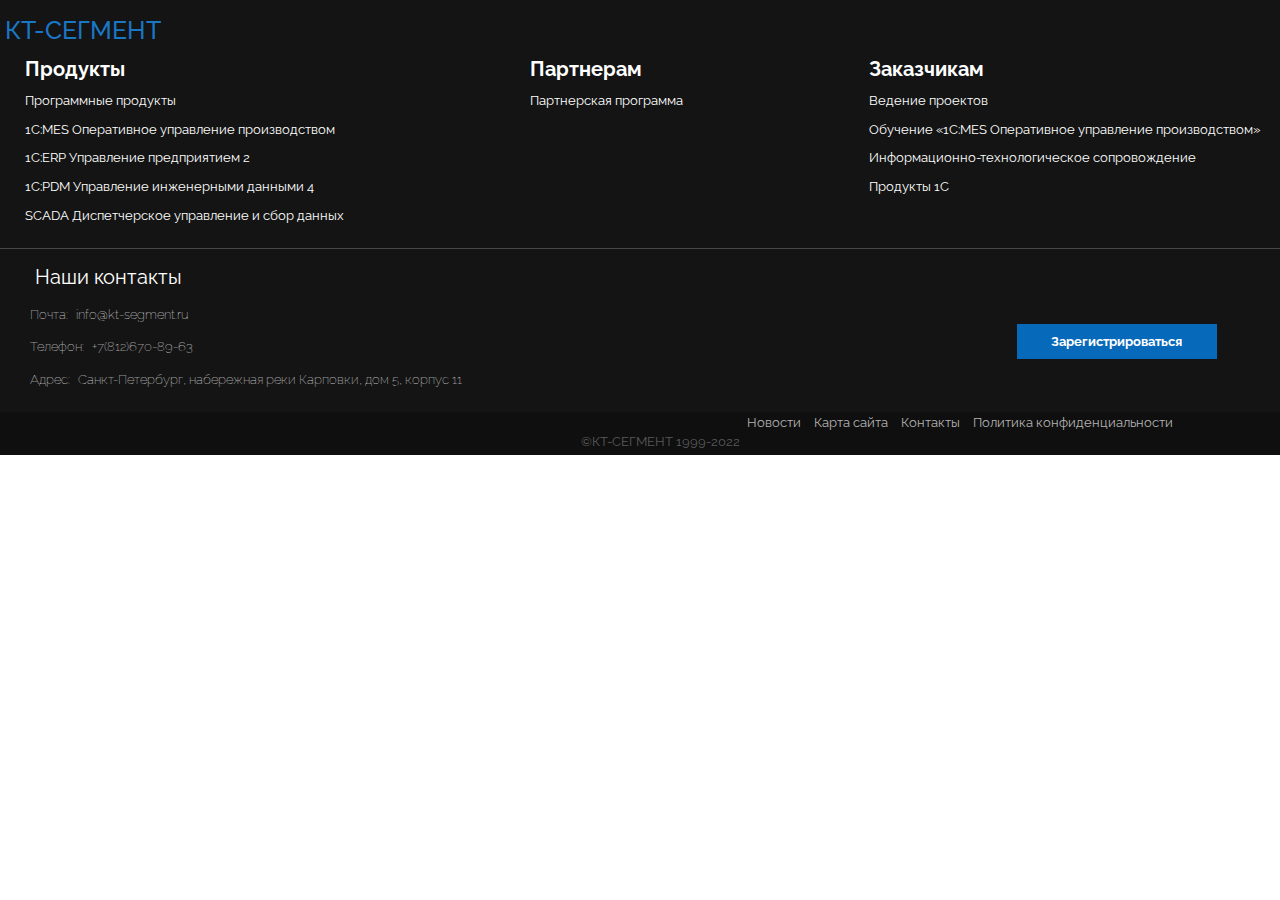
<file: Footer/index.html>
<!DOCTYPE html>
<html lang="ru">
<head>
    <meta charset="UTF-8">
    <meta http-equiv="X-UA-Compatible" content="IE=edge">
    <meta name="viewport" content="width=device-width, initial-scale=1.0">
    <link rel="stylesheet" href="./footer/style.css">
    <title>КТ-СЕГМЕНТ</title>
    
</head>
<body>
    <header>
        
    </header>
    <footer class="footer">
        <div class="container">
         <div class="footer__logo">КТ-СЕГМЕНТ</div> 
            <div class="footer__inner">  
                         
                        <div class="opt_first">
                        <p><b>Продукты</b></p>
                        <p><a href="https://kt-segment.ru/kaskad-2/">Программные продукты</a></p>
                        <p><a href="https://kt-segment.ru/1cmes/">1С:MES Оперативное управление производством</a></p>
                        <p><a href="https://kt-segment.ru/1cerp/">1С:ERP Управление предприятием 2</a></p>
                        <p><a href="https://kt-segment.ru/pdm-plm/">1С:PDM Управление инженерными данными 4 </a></p>
                        <p><a href="https://kt-segment.ru/scada/">SCADA Диспетчерское управление и сбор данных</a></p>
                    </div>
                    <div class="opt_second">
                        <p><b>Партнерам</b></p>
                        <p><a href="https://kt-segment.ru/partners/">Партнерская программа</a></p>
                    </div>
                    <div class="opt_third">
                        <p><b>Заказчикам</b></p>
                        <p><a href="https://kt-segment.ru/clients-2/">Ведение проектов</a></p>
                        <p><a href="https://kt-segment.ru/training-1smes-customer/">Обучение «1С:MES Оперативное управление производством»</a></p>
                        <p><a href="https://kt-segment.ru/itsupport/">Информационно-технологическое сопровождение</a></p>
                        <p><a href="https://kt-segment.ru/1cproducts/">Продукты 1C</a></p>
                    </div>
                     </div>
                    </div>
                    <div class="footer__options">
                    <div class=" text__first"><p><b>Наши контакты</b></p>
                        Почта: <a href="https://e.mail.ru/compose/">info@kt-segment.ru</a>
                        <p>Телефон: <a>+7(812)670-89-63</a></p>
                        <p>Адрес:  <a href="https://clck.ru/rW4zp">Санкт-Петербург, набережная реки Карповки,
                            дом 5, корпус 11</a>
                        </p>
                    </div>
                    <div class="text__second">
                             <form class="subscribe" action="/" method="post">
                            <button class="subscribe__button" type="submit">
                                <a href="https://kt-segment.ru/webinar/"> Зарегистрироваться</a></button>
                        </form>
                    </div>
                    </div>
                        </div> 
                    </div>
                    <div class="footer__copyright">
                <div class="opt_forth">
                        <a href="https://kt-segment.ru/news/">Новости </a>
                        <a1 href="https://kt-segment.ru/map/">Карта сайта </a1>
                        <a2 href="https://kt-segment.ru/contact/">Контакты </a2>
                        <a3 href="https://kt-segment.ru/privacy_policy/">Политика конфиденциальности </a3>
                    </div>
                    <a>&copy;КТ-СЕГМЕНТ 1999-2022</a>
                </div>
                </div>
            </div>
    </footer>
</body>
</html>
</file>
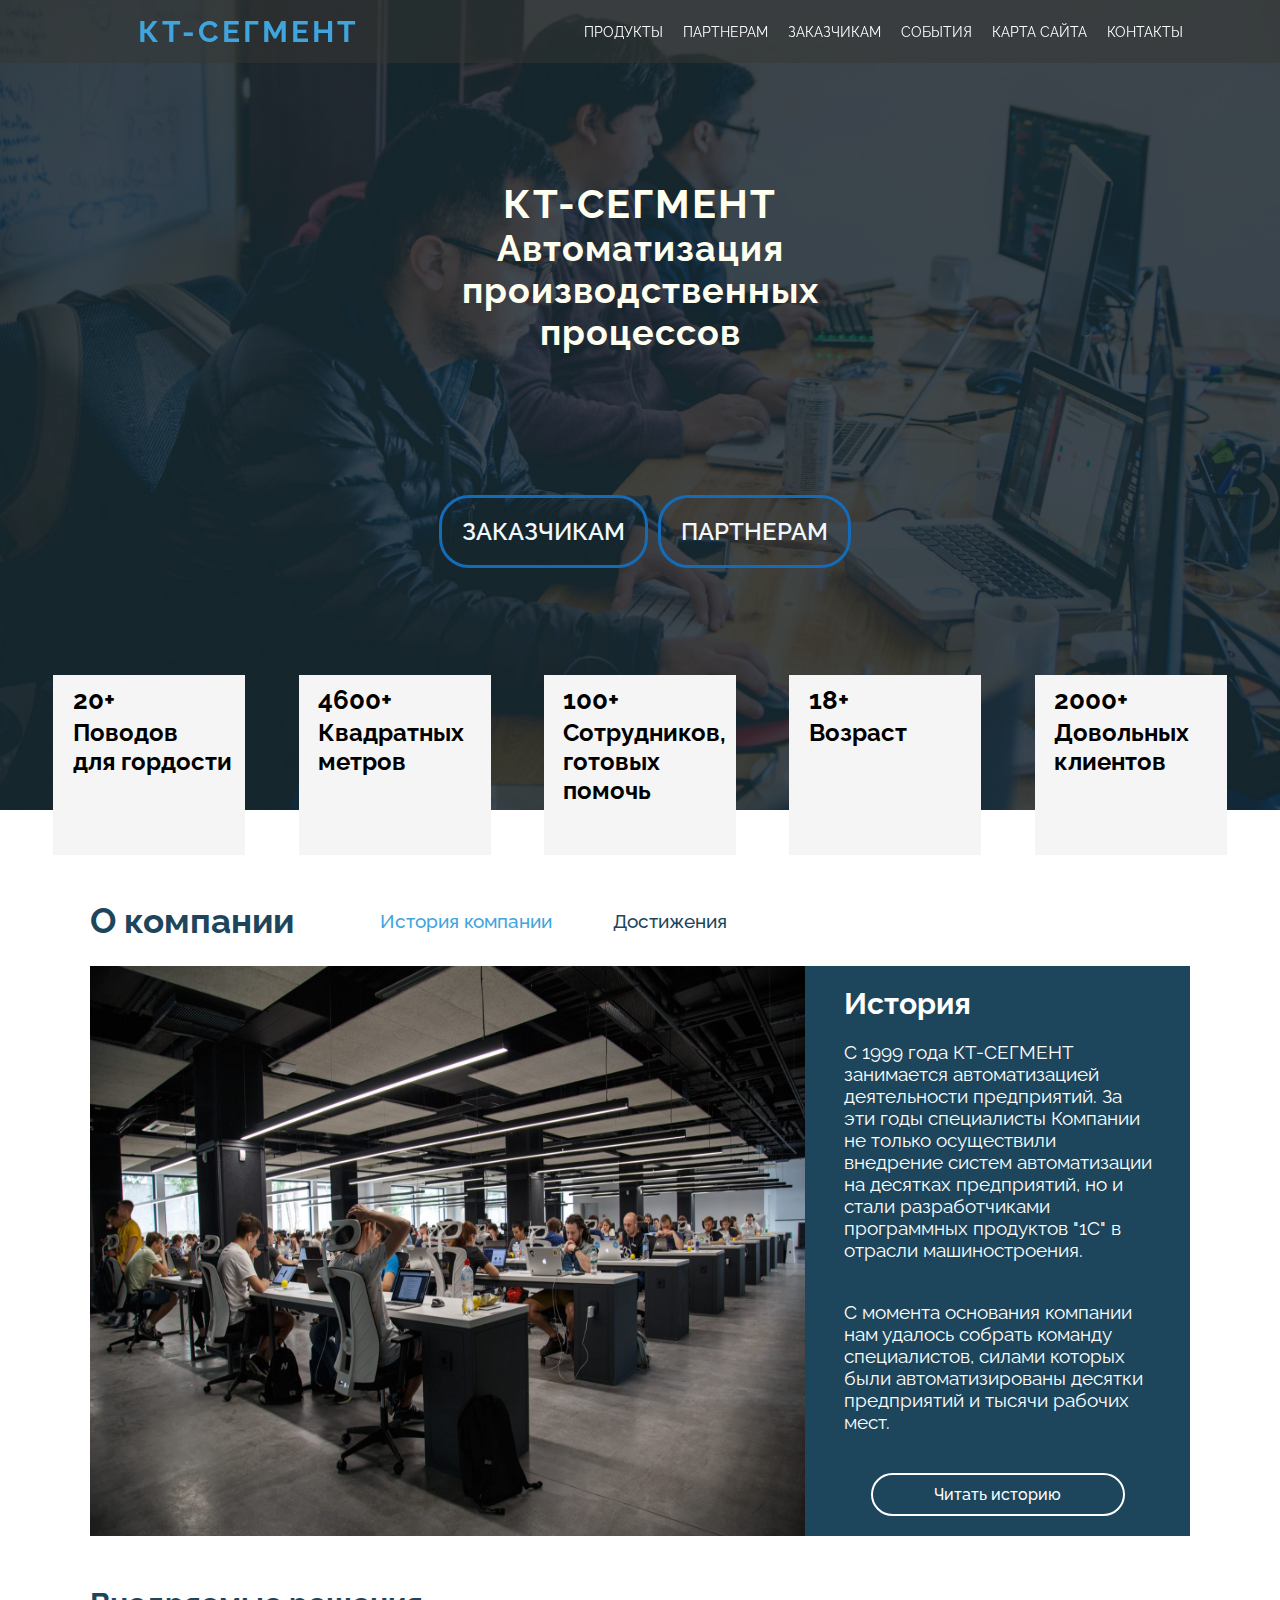
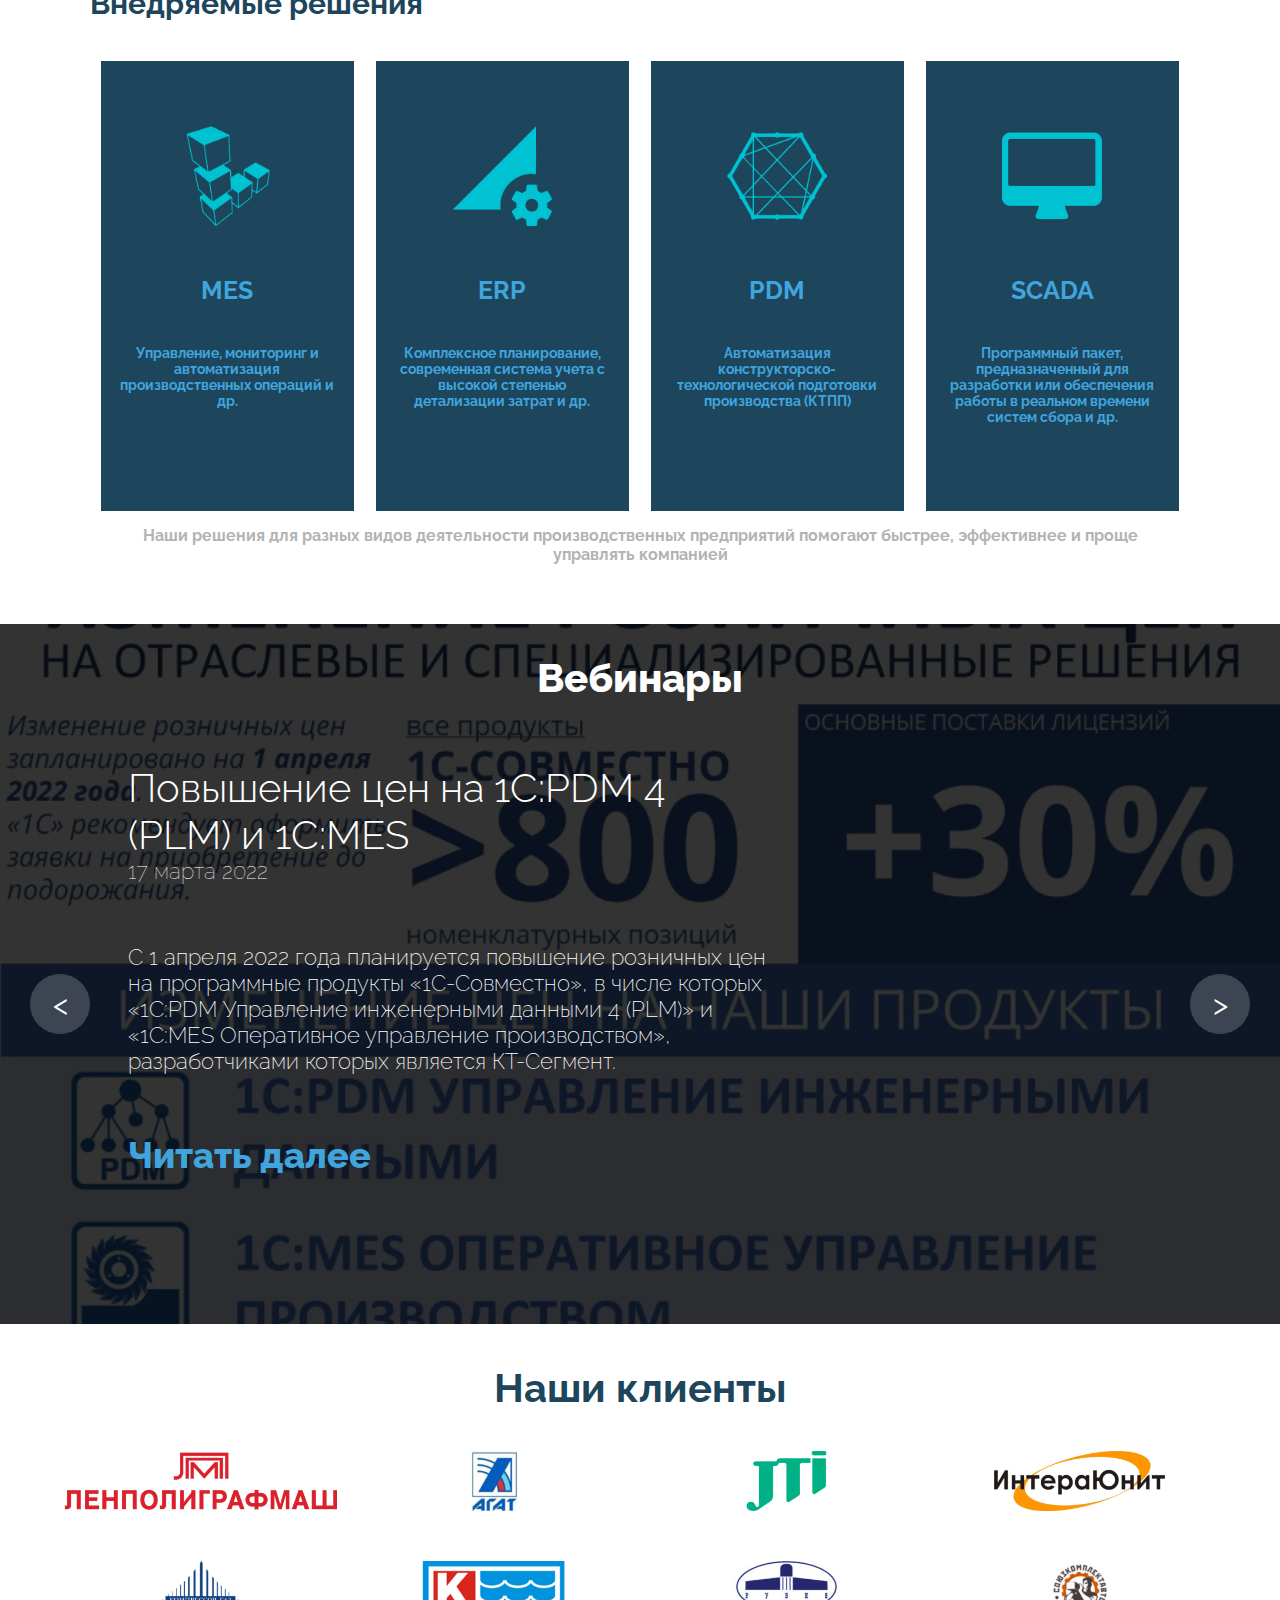
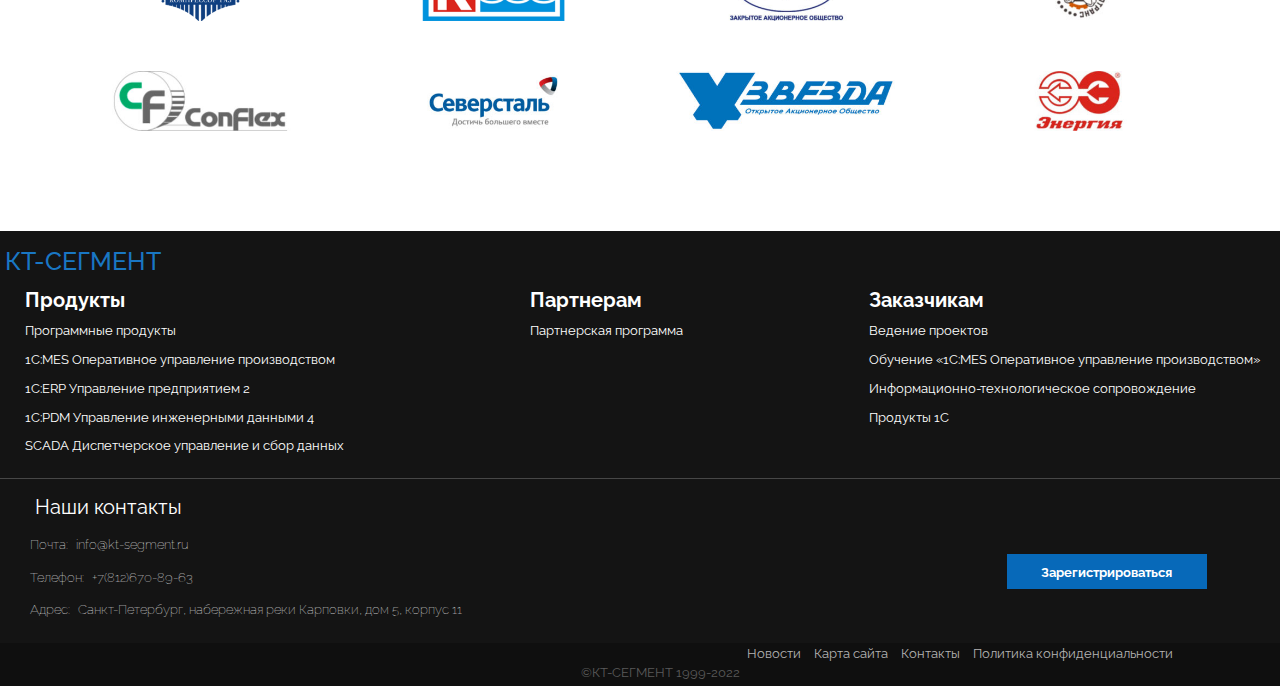
<file: Home/index.html>
<!DOCTYPE html>
<html lang="ru">
<head>
    <meta charset="UTF-8">
    <meta http-equiv="X-UA-Compatible" content="IE=edge">
    <meta name="viewport" content="width=device-width, initial-scale=1.0">
    <title>КТ-СЕГМЕНТ</title>
    <link rel="stylesheet" href="css/style.css">
</head>
<body>
    <div class="navbar">
        <h1 class="title">
            КТ-СЕГМЕНТ
        </h1>
        <!-- разделы навбара -->
        <ul class="options_list">
            <!-- разделы с выпадающими списками -->
            <li class="options_expanding">
                <a class="options_text" href="">
                    ПРОДУКТЫ
                </a>
                <div class="expanded_start">
                    <div class="expanded_list">
                        <a href="https://kt-segment.ru/kaskad-2/" class="navbar_link">
                            Программные продукты
                        </a>
                        <a href="https://kt-segment.ru/1cmes/" class="navbar_link">
                            1C:MES Оперативное управление производством
                        </a>
                        <a href="https://kt-segment.ru/1cerp/" class="navbar_link">
                            1С:ERP Управление предприятием 2
                        </a>
                        <a href="https://kt-segment.ru/pdm-plm/" class="navbar_link">
                            1С:PDM Управление инженерными данными 4 (PLM)
                        </a>
                        <a href="https://kt-segment.ru/scada/" class="navbar_link">
                            SCADA Диспетчерское управление и сбор данных
                        </a>
                    </div>
                </div>
                
            </li>
            <li class="options_expanding">
                <a class="options_text" href="https://kt-segment.ru/partners/">
                    ПАРТНЕРАМ
                </a>
                <div class="expanded_start">
                    <div class="expanded_list">
                        <a href="https://kt-segment.ru/partners/" class="navbar_link">
                            Партнерская программа
                        </a>
                    </div>
                </div>
            </li>
            <li class="options_expanding">
                <a class="options_text" href="https://kt-segment.ru/clients-2/">
                    ЗАКАЗЧИКАМ
                </a>
                <div class="expanded_start">
                    <div class="expanded_list">
                        <a href="https://kt-segment.ru/clients-2/" class="navbar_link">
                            Ведение проектов
                        </a>
                        <a href="https://kt-segment.ru/training-1smes-customer/" class="navbar_link">
                            Обучение «1С:MES Оперативное управление производством»
                        </a>
                        <a href="https://kt-segment.ru/itsupport/" class="navbar_link">
                            Информационно-технологическое сопровождение
                        </a>
                        <a href="https://kt-segment.ru/1cproducts/" class="navbar_link">
                            Продукты 1С
                        </a>
                    </div>
                </div>
            </li>
            <!-- остальные разделы -->
            <li>
                <a class="options_text" href="https://kt-segment.ru/news">
                СОБЫТИЯ
                </a>
            </li>
            <li>
                <a class="options_text" href="https://kt-segment.ru/map/">
                КАРТА САЙТА
                </a>
            </li>
            <li>
                <a class="options_text" href="https://kt-segment.ru/contact/">
                КОНТАКТЫ
                </a>
            </li>
        </ul>

        <div class="burger">
            <div class="burger_line"></div>
            <div class="burger_line"></div>
            <div class="burger_line"></div>
        </div>
    </div>

    <div class="phone_navbar invisible">
        <div class="cross">
            <div class="cross_line1"></div>
            <div class="cross_line2"></div>
        </div>
        <ul class="phone_options_list">
            <!-- разделы с выпадающими списками -->
            <li class="phone_options_expanding">
                <div class="phone_options_text">
                    ПРОДУКТЫ
                </div>
                <div class="phone_expanded_start">
                    <div class="phone_expanded_list invisible">
                        <a href="https://kt-segment.ru/kaskad-2/" class="phone_navbar_link">
                            Программные продукты
                        </a>
                        <a href="https://kt-segment.ru/1cmes/" class="phone_navbar_link">
                            1C:MES Оперативное управление производством
                        </a>
                        <a href="https://kt-segment.ru/1cerp/" class="phone_navbar_link">
                            1С:ERP Управление предприятием 2
                        </a>
                        <a href="https://kt-segment.ru/pdm-plm/" class="phone_navbar_link">
                            1С:PDM Управление инженерными данными 4 (PLM)
                        </a>
                        <a href="https://kt-segment.ru/scada/" class="phone_navbar_link">
                            SCADA Диспетчерское управление и сбор данных
                        </a>
                    </div>
                </div>
                
            </li>
            <li class="phone_options_expanding">
                <div class="phone_options_text">
                    ПАРТНЕРАМ
                </div>
                <div class="phone_expanded_start">
                    <div class="phone_expanded_list invisible">
                        <a href="https://kt-segment.ru/partners/" class="phone_navbar_link">
                            Партнерская программа
                        </a>
                    </div>
                </div>
            </li>
            <li class="phone_options_expanding">
                <div class="phone_options_text">
                    ЗАКАЗЧИКАМ
                </div>
                <div class="phone_expanded_start">
                    <div class="phone_expanded_list invisible">
                        <a href="https://kt-segment.ru/clients-2/" class="phone_navbar_link">
                            Ведение проектов
                        </a>
                        <a href="https://kt-segment.ru/training-1smes-customer/" class="phone_navbar_link">
                            Обучение «1С:MES Оперативное управление производством»
                        </a>
                        <a href="https://kt-segment.ru/itsupport/" class="phone_navbar_link">
                            Информационно-технологическое сопровождение
                        </a>
                        <a href="https://kt-segment.ru/1cproducts/" class="phone_navbar_link">
                            Продукты 1С
                        </a>
                    </div>
                </div>
            </li>
            <!-- остальные разделы -->
            <li>
                <a href="https://kt-segment.ru/news" class="phone_options_noexp">
                СОБЫТИЯ
                </a>
            </li>
            <li>
                <a href="https://kt-segment.ru/map/" class="phone_options_noexp">
                КАРТА САЙТА
                </a>
            </li>
            <li>
                <a href="https://kt-segment.ru/contact/" class="phone_options_noexp">
                КОНТАКТЫ
                </a>
            </li>
        </ul>
    </div>
<header>
<!-- фон хэдера -->
    <img src="./img/background_about.jpg" alt="">
    <!-- заголовок -->
    <div class="header_text">
        <h1>
            КТ-СЕГМЕНТ
        </h1>
        <h2>
            Автоматизация<br>
            производственных<br>
            процессов
        </h2>
    </div>

    <div class="header_branch">
        <div>
            ЗАКАЗЧИКАМ
        </div>
        <div>
            ПАРТНЕРАМ
        </div>
    </div>

    <div class="header_info_blocks">
        <div>
            <h1>
                20+
            </h1>
            <h2>
                Поводов<br>
                для гордости
            </h2>
        </div>
        <div>
            <h1>
                4600+
            </h1>
            <h2>
                Квадратных<br>
                метров
            </h2>
        </div>
        <div>
            <h1>
                100+
            </h1>
            <h2>
                Сотрудников,<br>
                готовых<br>
                помочь
            </h2>
        </div>
        <div>
            <h1>
                18+
            </h1>
            <h2>
                Возраст<br>
            </h2>
        </div>
        <div>
            <h1>
                2000+
            </h1>
            <h2>
                Довольных<br>
                клиентов
            </h2>
        </div>
    </div>
</header>

    <main>
        <section class="about-us">
            <div class="about__container">
              <div class="about__title__inner">
                <h1 class="about__title">О компании</h1>
                <ul class="about__menu">
                  <li><span class="about__menu__elem" id="history-btn">История компании</span></li>
                  <li><span class="about__menu__elem" id="achievements-btn">Достижения</span></li>
                </ul>
              </div>
              <div class="about__card__inner">
                <div class="about__card" id="history">
                  <img src="./img/about-us/about_img.jpg" class="about__card__img" alt="">
                  <div class="about__card__info">
                    <h1 class="about__card__info__title">История</h1>
                    <p>С 1999 года КТ-СЕГМЕНТ занимается автоматизацией деятельности предприятий. За эти годы специалисты Компании не только осуществили внедрение систем автоматизации на десятках предприятий, но и стали разработчиками программных продуктов "1С" в отрасли машиностроения.</p>
                    <p>С момента основания компании нам удалось собрать команду специалистов, силами которых были автоматизированы десятки предприятий и тысячи рабочих мест.</p>
                    <a href="#" class="about__btn">Читать историю</a>
                  </div>
                </div>
                <div class="about__card" id="achievements">
                  <img src="./img/about-us/about_img_2.jpg" class="about__card__img" alt="">
                  <div class="about__card__info">
                    <h1 class="about__card__info__title">Достижения</h1>
                    <p>КТ-Сегмент обладает множеством статусов, свидетельств и сертификатов подтверждающих, высокое качество наших услуг в области автоматизации производственных предприятий и высокий уровень подготовки наших специалистов.</p>
                    <p>С момента основания компании нам удалось собрать команду специалистов, силами которых были автоматизированы десятки предприятий и тысячи рабочих мест.</p>
                    <a href="#" class="about__btn">Читать историю</a>
                  </div>
                </div>
              </div>
            </div>
          </section>
          <section class="solutions">
            <div class="about__container">
              <div class="solutions__title__inner">
                <h1 class="solutions__title">Внедряемые решения</h1>
              </div>
              <div class="solutions__card__all__inner">
                <div class="solutions__card__inner" id="solutions-card-inner">
                  <a href="https://kt-segment.ru/1cmes/" class="solutions__card">
                    <img src="img/solutions/img_mes.png" class="solutions__img" alt="">
                    <h3 class="solutions__card__title">MES</h3>
                    <h5 class="solutions__card__subtitle">Управление, мониторинг и автоматизация производственных операций и др.</h5>
                  </a>
                </div>
                <div class="solutions__card__inner" id="solutions-card-inner">
                  <a href="https://kt-segment.ru/1cerp/" class="solutions__card">
                    <img src="img/solutions/img_erp.png" class="solutions__img" alt="">
                    <h3 class="solutions__card__title">ERP</h3>
                    <h5 class="solutions__card__subtitle">Комплексное планирование, современная система учета с высокой степенью детализации затрат и др.</h5>
                  </a>
                </div>
                <div class="solutions__card__inner" id="solutions-card-inner">
                  <a href="https://kt-segment.ru/pdm-plm/" class="solutions__card">
                    <img src="img/solutions/img_pdm.png" class="solutions__img" alt="">
                    <h3 class="solutions__card__title">PDM</h3>
                    <h5 class="solutions__card__subtitle">Автоматизация конструкторско-технологической подготовки производства (КТПП)</h5>
                  </a>
                </div>
                <div class="solutions__card__inner" id="solutions-card-inner">
                  <a href="https://kt-segment.ru/scada/" class="solutions__card">
                    <img src="img/solutions/img_scada.png" class="solutions__img" alt="">
                    <h3 class="solutions__card__title">SCADA</h3>
                    <h5 class="solutions__card__subtitle">Программный пакет, предназначенный для разработки или обеспечения работы в реальном времени систем сбора и др.</h5>
                  </a>
                </div>
              </div>
              <div class="solutions__subtitle__inner">
                <h3>Наши решения для разных видов деятельности производственных предприятий помогают быстрее, эффективнее и проще управлять компанией</h3>
              </div>
            </div>
          </section>
          <section class="webinars">
            <h1>Вебинары</h1>
            <div class="webinars-scroll" id="scroll-left" style="left: 30px"><</div>
            <div class="webinars-scroll" id="scroll-right" style="right: 30px">></div>
            <div class="webinar-list">
                <div class="webinar">
                    <img src="./img/webinars/1.jpg" class="webinar-image">
                    <div class="webinar-content">
                        <h2 class="webinar-title">
                            Повышение цен на 1С:PDM 4 (PLM) и 1C:MES
                        </h2>
                        <h3 class="webinar-date">
                            17 марта 2022
                        </h3>
                        <h4 class="webinar-desc">
                            С 1 апреля 2022 года планируется повышение розничных цен на программные продукты «1С-Совместно», в числе которых «1С:PDM Управление инженерными данными 4 (PLM)» и «1C:MES Оперативное управление производством», разработчиками которых является КТ-Сегмент.
                        </h4>
                        <div class="webinar-underline"></div>
                        <a href="https://kt-segment.ru/2022/03/17/priceup_1cpdm_plm_mes/" target="_blank" class="webinar-link">Читать далее</a>
                    </div>
                </div>
                <div class="webinar">
                    <img src="./img/webinars/2.png" class="webinar-image">
                    <div class="webinar-content">
                        <h2 class="webinar-title">
                            Вебинар «1С:MES. Оперативное управление производством» 24 марта 2022 года
                        </h2>
                        <h3 class="webinar-date">
                            02 марта 2022
                        </h3>
                        <h4 class="webinar-desc">
                            Приглашаем посетить бесплатный вебинар от компании «КТ-Сегмент» по теме «Обзор функциональных возможностей продукта 1С:MES» 24 марта в 10:00 (Мск).
                        </h4>
                        <div class="webinar-underline"></div>
                        <a href="https://kt-segment.ru/2022/03/02/webinarmes_24_03_2022/" target="_blank" class="webinar-link">Читать далее</a>
                    </div>
                </div>
                <div class="webinar">
                    <img src="./img/webinars/3.png" class="webinar-image">
                    <div class="webinar-content">
                        <h2 class="webinar-title">
                            25-28 февраля КТ-Сегмент примет участие в весеннем семинаре партнеров 1С
                        </h2>
                        <h3 class="webinar-date">
                            22 февраля 2022
                        </h3>
                        <h4 class="webinar-desc">
                            Компания КТ-Сегмент выступит на семинаре с докладом «Новые возможности по управлению жизненным циклом изделий (PLM) в единой среде с продуктами 1С:PDM 4 (PLM) и 1C:MES» в секции «Новое в отраслевых и специализированных решениях».
                        </h4>
                        <div class="webinar-underline"></div>
                        <a href="https://kt-segment.ru/2022/02/22/seminar25_28_02_2022/" target="_blank" class="webinar-link">Читать далее</a>
                    </div>
                </div>
                 <div class="webinar">
                    <img src="./img/webinars/4.jpg" class="webinar-image">
                    <div class="webinar-content">
                        <h2 class="webinar-title">
                            Вебинар «1С:MES. Оперативное управление производством» 24 февраля 2022 года
                        </h2>
                        <h3 class="webinar-date">
                            16 февраля 2022
                        </h3>
                        <h4 class="webinar-desc">
                            Приглашаем посетить бесплатный вебинар от компании «КТ-Сегмент» по теме «Обзор функциональных возможностей продукта 1С:MES» 24 февраля в 10:00 (Мск).
                        </h4>
                        <div class="webinar-underline"></div>
                        <a href="https://kt-segment.ru/2022/02/16/webinarmes24_02_2022/" target="_blank" class="webinar-link">Читать далее</a>
                    </div>
                </div>
                <div class="webinar">
                    <img src="./img/webinars/2.png" class="webinar-image">
                    <div class="webinar-content">
                        <h2 class="webinar-title">
                            Вебинар «1С:MES. Оперативное управление производством» 26 января 2022 года
                        </h2>
                        <h3 class="webinar-date">
                            27 декабря 2021
                        </h3>
                        <h4 class="webinar-desc">
                            Приглашаем посетить бесплатный вебинар от компании «КТ-Сегмент» по теме «Обзор функциональных возможностей продукта 1С:MES» 26 января в 10:00 (Мск).
                        </h4>
                        <div class="webinar-underline"></div>
                        <a href="https://kt-segment.ru/2021/12/27/webinarmes26_12_22/" target="_blank" class="webinar-link">Читать далее</a>
                    </div>
                </div>
                <div class="webinar">
                    <img src="./img/webinars/5.jpg" class="webinar-image">
                    <div class="webinar-content">
                        <h2 class="webinar-title">
                            Вебинар «1С:MES. Оперативное управление производством» 16 декабря 2021 года
                        </h2>
                        <h3 class="webinar-date">
                            29 ноября 2021
                        </h3>
                        <h4 class="webinar-desc">
                            Приглашаем посетить бесплатный вебинар от компании «КТ-Сегмент» по теме «Обзор функциональных возможностей продукта 1С:MES» 16 декабря в 10:00 (Мск).
                        </h4>
                        <div class="webinar-underline"></div>
                        <a href="https://kt-segment.ru/2021/11/29/webinar_mes_16_12_21/" target="_blank" class="webinar-link">Читать далее</a>
                    </div>
                </div>
                <div class="webinar">
                    <img src="./img/webinars/4.jpg" class="webinar-image">
                    <div class="webinar-content">
                        <h2 class="webinar-title">
                            Вебинар «1С:PDM. Управление инженерными данными 4 (PLM)» 8 Декабря 2021 года
                        </h2>
                        <h3 class="webinar-date">
                            19 ноября 2021
                        </h3>
                        <h4 class="webinar-desc">
                            8 Декабря 2021 года в 10:00 по московскому времени компания «КТ-Сегмент» проводит вебинар «1С:PDM. Управление инженерными данными 4 (PLM)»
                        </h4>
                        <div class="webinar-underline"></div>
                        <a href="https://kt-segment.ru/2021/11/19/webinarpdm_08_11_2021/" target="_blank" class="webinar-link">Читать далее</a>
                    </div>
                </div>
                <div class="webinar">
                    <img src="./img/webinars/6.jpg" class="webinar-image">
                    <div class="webinar-content">
                        <h2 class="webinar-title">
                            Вебинар «1С:PDM. Управление инженерными данными 4 (PLM)» 17 Мая 2022 года
                        </h2>
                        <h3 class="webinar-date">
                            23 апреля 2022
                        </h3>
                        <h4 class="webinar-desc">
                            17 мая 2022 года в 10:00 по московскому времени компания «КТ-Сегмент» проводит вебинар «1С:PDM. Управление инженерными данными 4 (PLM)»
                        </h4>
                        <div class="webinar-underline"></div>
                        <a href="https://kt-segment.ru/2022/04/23/webinar_pdm_17_05_2022/" target="_blank" class="webinar-link">Читать далее</a>
                    </div>
                </div>
                <div class="webinar">
                    <img src="./img/webinars/7.jpg" class="webinar-image">
                    <div class="webinar-content">
                        <h2 class="webinar-title">
                            Вебинар «1С:MES. Оперативное управление производством» 22 апреля 2022 года
                        </h2>
                        <h3 class="webinar-date">
                            15 апреля 2022
                        </h3>
                        <h4 class="webinar-desc">
                            Приглашаем посетить бесплатный вебинар от компании «КТ-Сегмент» по теме «Обзор функциональных возможностей продукта 1С:MES» 22 апреля в 10:00 (Мск).
                        </h4>
                        <div class="webinar-underline"></div>
                        <a href="https://kt-segment.ru/2022/04/15/webinarmes_22_04_2022/" target="_blank" class="webinar-link">Читать далее</a>
                    </div>
                </div>
                <div class="webinar">
                    <img src="./img/webinars/6.jpg" class="webinar-image">
                    <div class="webinar-content">
                        <h2 class="webinar-title">
                            Вебинар «1С:PDM. Управление инженерными данными 4 (PLM)» 13 Апреля 2022 года
                        </h2>
                        <h3 class="webinar-date">
                            30 марта 2022
                        </h3>
                        <h4 class="webinar-desc">
                            13 Апреля 2022 года в 10:00 по московскому времени компания «КТ-Сегмент» проводит вебинар «1С:PDM. Управление инженерными данными 4 (PLM)»
                        </h4>
                        <div class="webinar-underline"></div>
                        <a href="https://kt-segment.ru/2022/03/30/webinar_plm13_04_2022/" target="_blank" class="webinar-link">Читать далее</a>
                    </div>
                </div> 
            </div>
          </section>
          <section class="clients-section">
            <h1 class="clients-title">Наши клиенты</h1>
            <div class="clients-block">
                <img src="./img/clients/lenpolmash.png" alt="ЛенПолиграфМаш">
                <img src="./img/clients/agat.png" alt="Агат">
                <img src="./img/clients/jti.png" alt="JTI">
                <img src="./img/clients/interaunit.png" alt="ИнтераЮнит">
                <img src="./img/clients/compressorgaz.png" alt="КомпрессорГаз">
                <img src="./img/clients/aakulakova.png" alt="Завод им. А.А. Кулакова">
                <img src="./img/clients/rubin.jpg" alt="Рубин">
                <img src="./img/clients/skat.jpg" alt="СоюзКомплектАвтотранс">
                <img src="./img/clients/conflex.jpg" alt="conflex">
                <img src="./img/clients/severstal.jpg" alt="Северсталь">
                <img src="./img/clients/zvezda.jpg" alt="Звезда">
                <img src="./img/clients/energia.jpg" alt="Энергия">
            </div>
          </section>
    </main>
    <footer class="footer">
        <div class="container">
         <div class="footer__logo">КТ-СЕГМЕНТ</div> 
            <div class="footer__inner">  
                        <div class="opt_first">
                        <p><b>Продукты</b></p>
                        <p><a href="https://kt-segment.ru/kaskad-2/">Программные продукты</a></p>
                        <p><a href="https://kt-segment.ru/1cmes/">1С:MES Оперативное управление производством</a></p>
                        <p><a href="https://kt-segment.ru/1cerp/">1С:ERP Управление предприятием 2</a></p>
                        <p><a href="https://kt-segment.ru/pdm-plm/">1С:PDM Управление инженерными данными 4 </a></p>
                        <p><a href="https://kt-segment.ru/scada/">SCADA Диспетчерское управление и сбор данных</a></p>
                    </div>
                    <div class="opt_second">
                        <p><b>Партнерам</b></p>
                        <p><a href="https://kt-segment.ru/partners/">Партнерская программа</a></p>
                    </div>
                    <div class="opt_third">
                        <p><b>Заказчикам</b></p>
                        <p><a href="https://kt-segment.ru/clients-2/">Ведение проектов</a></p>
                        <p><a href="https://kt-segment.ru/training-1smes-customer/">Обучение «1С:MES Оперативное управление производством»</a></p>
                        <p><a href="https://kt-segment.ru/itsupport/">Информационно-технологическое сопровождение</a></p>
                        <p><a href="https://kt-segment.ru/1cproducts/">Продукты 1C</a></p>
                    </div>
                     </div>
                    </div>
                    <div class="footer__options">
                    <div class=" text__first"><p><b>Наши контакты</b></p>
                        Почта: <a href="https://e.mail.ru/compose/">info@kt-segment.ru</a>
                        <p>Телефон: <a>+7(812)670-89-63</a></p>
                        <p>Адрес:  <a href="https://clck.ru/rW4zp">Санкт-Петербург, набережная реки Карповки,
                            дом 5, корпус 11</a>
                        </p>
                    </div>
                    <div class="text__second">
                             <form class="subscribe" action="/" method="post">
                            <button class="subscribe__button" type="submit">
                                <a href="https://kt-segment.ru/webinar/"> Зарегистрироваться</a></button>
                        </form>
                    </div>
                    </div>
                        </div> 
                    </div>
                    <div class="footer__copyright">
                <div class="opt_forth">
                        <a href="https://kt-segment.ru/news/">Новости </a>
                        <a1 href="https://kt-segment.ru/map/">Карта сайта </a1>
                        <a2 href="https://kt-segment.ru/contact/">Контакты </a2>
                        <a3 href="https://kt-segment.ru/privacy_policy/">Политика конфиденциальности </a3>
                    </div>
                    <a>&copy;КТ-СЕГМЕНТ 1999-2022</a>
                </div>
                </div>
            </div>
    </footer>
    <script src="https://code.jquery.com/jquery-3.6.0.min.js" integrity="sha256-/xUj+3OJU5yExlq6GSYGSHk7tPXikynS7ogEvDej/m4=" crossorigin="anonymous"></script>
    <script src="main.js"></script>
</body>
</html>
</file>
<file: Footer/footer/style.css>
@import url("custom_other.css");
@import url("custom_320.css");
@import url("custom_576.css");
@import url("custom_768.css");
@import url("custom_992.css");
@import url("custom_1200.css");
</file>
<file: Home/css/style.css>
@import url('custom__other.css');
@import url('custom__320.css');
@import url('custom__576.css');
@import url('custom__768.css');
@import url('custom__992.css');
@import url('custom__1200.css');
@import url('custom__1400.css');
@import url('./navbar/navbar_style.css');
@import url('./footer/footer_style.css');
</file>
